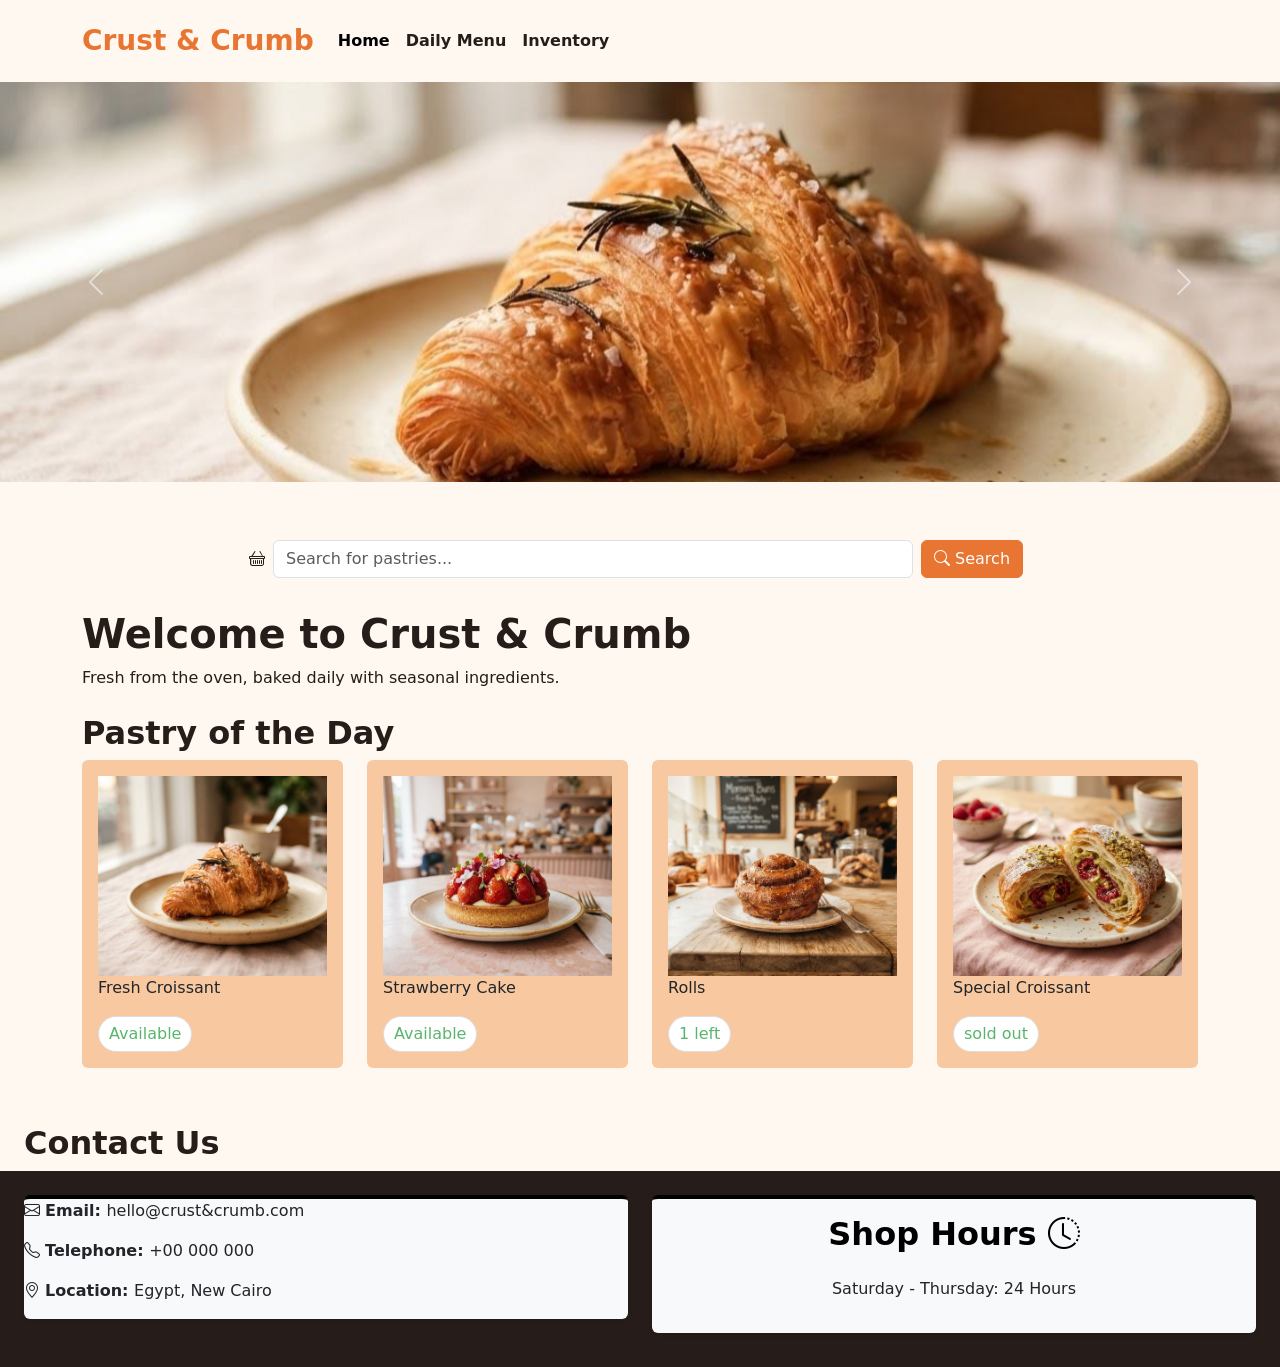
<file: index.html>
<!DOCTYPE html>
<html lang="en">
<head>
  <meta charset="UTF-8">
  <meta name="viewport" content="width=device-width, initial-scale=1.0">
  <title>Homepage - Crust & Crumb</title>
  <link href="https://cdn.jsdelivr.net/npm/bootstrap@5.3.3/dist/css/bootstrap.min.css" rel="stylesheet">
  <link rel="stylesheet" href="https://cdn.jsdelivr.net/npm/bootstrap-icons/font/bootstrap-icons.css">
  <link rel="stylesheet" href="style.css">
</head>
<body>

  <nav class="navbar navbar-expand-lg bg-light"> <!--Navigation bar that collapses into icon-->

    <div class="container">
      <a class="navbar-brand text-#f14d24" href="index.html" id="title">Crust & Crumb</a>

      <button class="navbar-toggler" type="button"
            data-bs-toggle="collapse" data-bs-target="#marketNav"
            aria-controls="marketNav" aria-expanded="false" aria-label="Toggle navigation">

        <span class="navbar-toggler-icon"></span>
      </button>


      <div class="collapse navbar-collapse" id="marketNav">
          <ul class="navbar-nav me-auto">
            <li class="nav-item"><a class="nav-link active" href="index.html">Home</a></li>
            <li class="nav-item"><a class="nav-link" href="catalog.html">Daily Menu</a></li>
            <li class="nav-item"><a class="nav-link" href="checkout form.html">Inventory</a></li>
          </ul>
        </div>
    </div>
  </nav>

  <!--Carousel images-->
  <div id="carouselExampleAutoplaying" class="carousel slide custom-carousel" data-bs-ride="carousel">
  <div class="carousel-inner">

    <div class="carousel-item">
      <img src="assets/bakery-interior.jpg" class="d-block w-100" alt="Fresh Croissant">
    </div>

    <div class="carousel-item active">
      <img src="assets/rosemary-croissant.jpg" class="d-block w-100" alt="Bakery photo 1">
    </div>

    <div class="carousel-item">
      <img src="assets/hero-pastries.jpg" class="d-block w-100" alt="Bakery photo 2">
    </div>

    <div class="carousel-item">
      <img src="assets/strawberry-tart.jpg" class="d-block w-100" alt="Bakery photo 3">
    </div>

    <div class="carousel-item">
      <img src="assets/featured-croissant.jpg" class="d-block w-100" alt="Butter croissants">
    </div>

    <div class="carousel-item">
      <img src="assets/morning-bun.jpg" class="d-block w-100" alt="Lemon tarts">
    </div>

    <div class="carousel-item">
      <img src="assets/featured-croissant.jpg" class="d-block w-100" alt="Our bakers at work">
    </div>

    
  </div>

  <button class="carousel-control-prev" type="button" data-bs-target="#carouselExampleAutoplaying" data-bs-slide="prev">
    <span class="carousel-control-prev-icon" aria-hidden="true"></span>
    <span class="visually-hidden">Previous</span>
  </button>
  <button class="carousel-control-next" type="button" data-bs-target="#carouselExampleAutoplaying" data-bs-slide="next">
    <span class="carousel-control-next-icon" aria-hidden="true"></span>
    <span class="visually-hidden">Next</span>
  </button>
</div>



<!--Search Bar--> 

<div class="text-center" style="margin-top: 50px;">
  <div class="d-flex justify-content-center align-items-center">
    <i class="bi bi-basket me-2"></i>
    <input type="text" class="form-control w-50 " placeholder="Search for pastries..." id="searchInput">
      <button class="btn btn-primary mt-2 m-2"><i class="bi bi-search"></i> Search</button>
  </div>
</div>


  <main class="container my-4"> 
    <div class="mb-4">
      <h1>Welcome to Crust & Crumb</h1>
      <p>Fresh from the oven, baked daily with seasonal ingredients.</p>
    </div>



    <!--Today's Fresh Bakes-->
      <h2 class="mb-2">Pastry of the Day</h2>
      <section class="row mb-5">

        <div class="col-6 col-md-3 col-lg-3">
        <div class="card p-3 mb-2">
            <img src="assets/rosemary-croissant.jpg" height="200" width="200" class="mx-auto0" alt="Fresh Croissant">
            <p>Fresh Croissant</p>
            <div class="success">
            <p class="text-success">Available</p>
            </div>
        </div>
    </div>

        <div class="col-6 col-md-3 col-lg-3">
          <div class="card p-3 mb-2">
            <img src="assets/strawberry-tart.jpg" height="200" width="200" alt="Strawberry Cake">
            <p>Strawberry Cake</p>
            <div class="success">
            <p class="text-success">Available</p>
            </div>
          </div>
        </div>

       <div class="col-6 col-md-3 col-lg-3">
        <div class="card p-3 mb-2">
            <img src="assets/morning-bun.jpg" height="200" width="200" class="mx-auto" alt="rolls">
            <p>Rolls</p>
            <div class="success">
            <p class="text-success">1 left</p>
            </div>
        </div>
    </div>

        <div class="col-6 col-md-3 col-lg-3">
          <div class="card p-3 mb-2">
            <img src="assets/featured-croissant.jpg" height="200" width="200" alt="Special Croissant">
            <p>Special Croissant</p>
            <div class="success">
            <p class="text-success">sold out</p>
            </div>
          </div>
        </div>
        </section>
        </div>

          </main>


      <!--Shop Hours and footer--> 
      
  
    <div class="col-md-6 mx-4">
              <h2>Contact Us</h2>
    </div>

    <div class="container-fluid p-4"id="footer">
      
      <div class="row">

        <div class="col-12 col-md-6 mb-4">
          <div class = "card shadow-sm border-0 border-top border-black border-4 bg-light">
            <p><i class="bi bi-envelope"></i> <b>Email: </b>hello@crust&crumb.com </p>
            <p><i class="bi bi-telephone"></i> <b>Telephone: </b>+00 000 000</p>
            <p><i class="bi bi-geo-alt"></i> <b>Location: </b>Egypt, New Cairo <br></p>
          </div>
        </div>

      <div class ="col-12 col-md-6" id="library-hours">
      <div class="card shadow-sm border-0 border-top border-black border-4 bg-light">
        <div class="card-body">
          <h2 class="card-title text-center text-black mb-4">Shop Hours 
            <i class="bi bi-clock-history"></i>
          </h2>
          <p class="text-center">Saturday - Thursday: 24 Hours</p>
      </div>
      </div>
      </div>
      </div>
        
      </div>
        </div>
    </div>
  <script src="https://cdn.jsdelivr.net/npm/bootstrap@5.3.3/dist/js/bootstrap.bundle.min.js"></script>
</body>
</html>
</file>
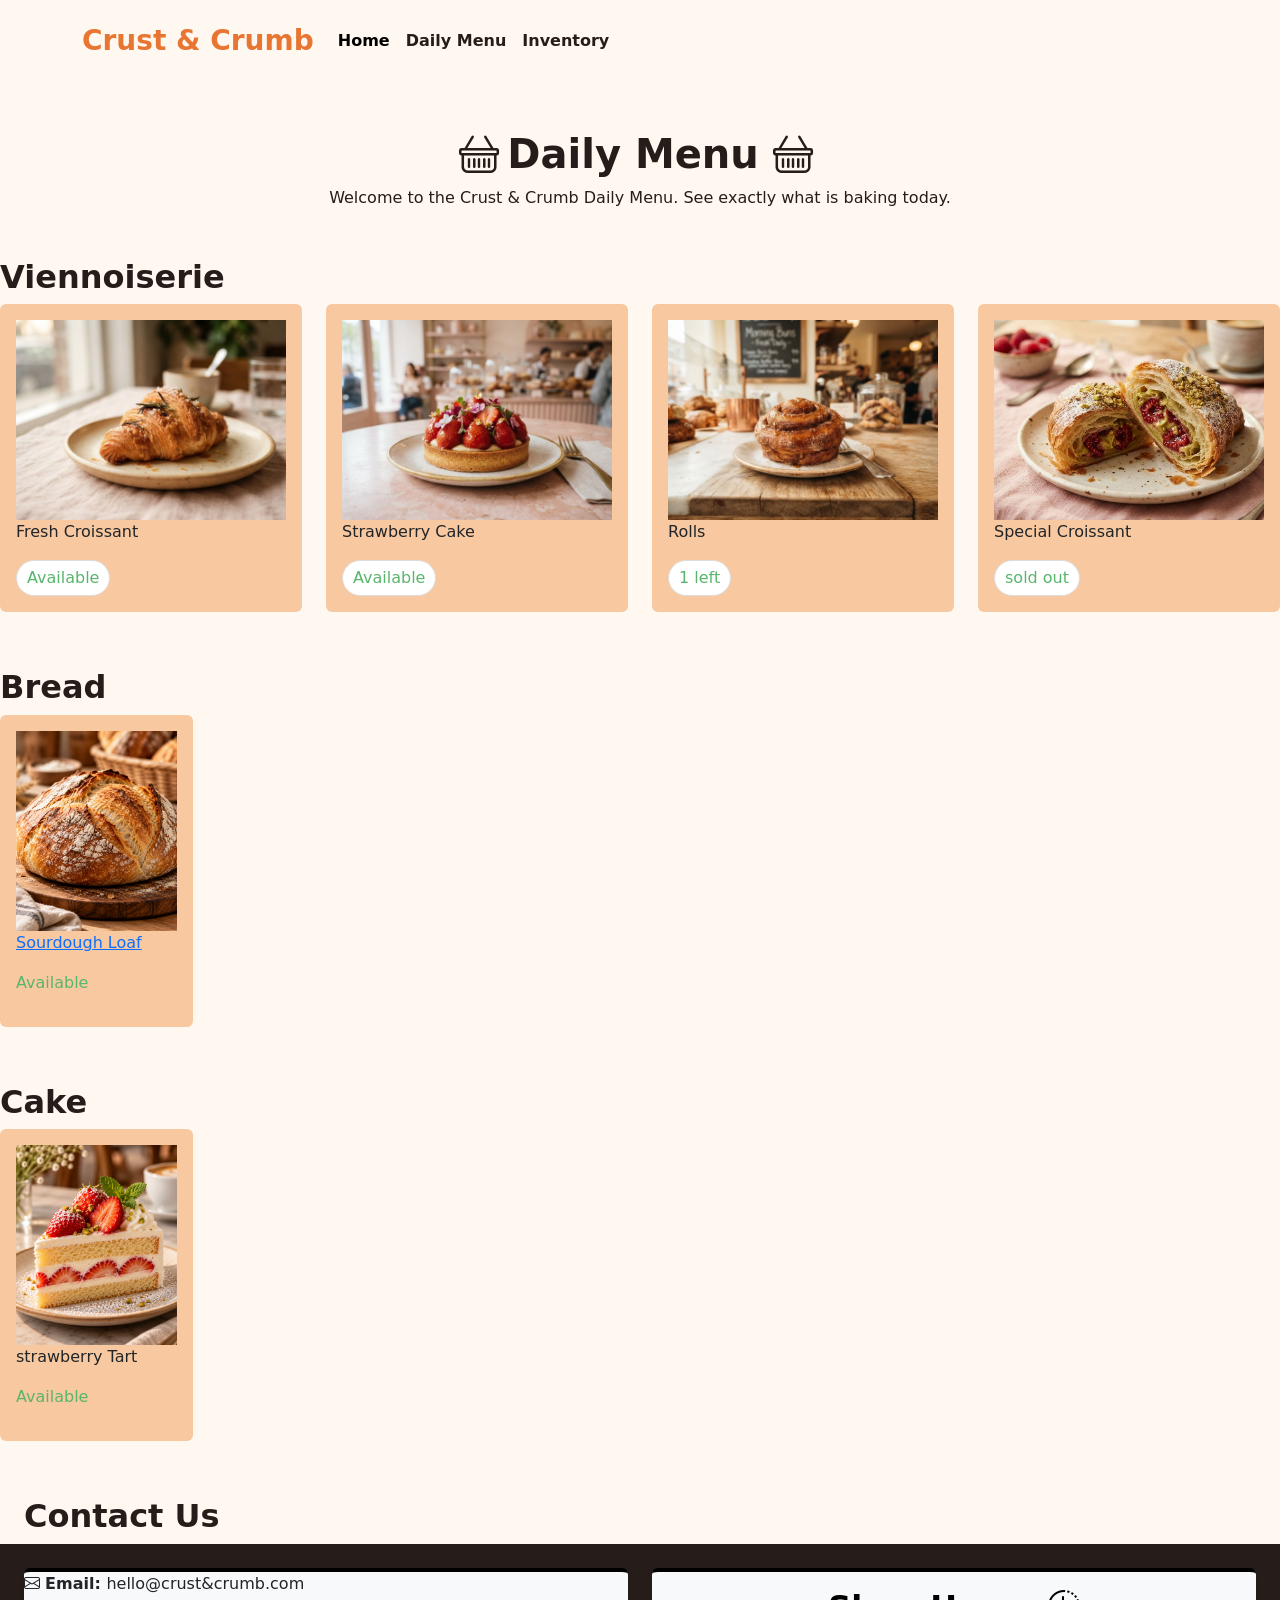
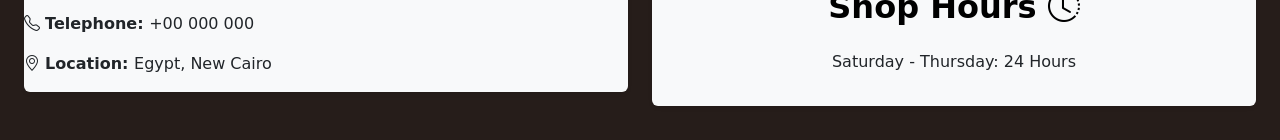
<file: catalog.html>
<!DOCTYPE html>
<html lang="en">
<head>
    <meta charset="UTF-8">
    <meta name="viewport" content="width=device-width, initial-scale=1.0">
    <title>Daily Menu</title>
      <link href="https://cdn.jsdelivr.net/npm/bootstrap@5.3.3/dist/css/bootstrap.min.css" rel="stylesheet">
  <link rel="stylesheet" href="https://cdn.jsdelivr.net/npm/bootstrap-icons/font/bootstrap-icons.css">
  <link rel="stylesheet" href="style.css">

</head>
<body>

    <nav class="navbar navbar-expand-lg bg-light"> <!--Navigation bar that collapses into icon-->

    <div class="container">
      <a class="navbar-brand text-#f14d24" href="index.html" id="title">Crust & Crumb</a>

      <button class="navbar-toggler" type="button"
            data-bs-toggle="collapse" data-bs-target="#marketNav"
            aria-controls="marketNav" aria-expanded="false" aria-label="Toggle navigation">

        <span class="navbar-toggler-icon"></span>
      </button>

      <div class="collapse navbar-collapse" id="marketNav">
          <ul class="navbar-nav me-auto">
            <li class="nav-item"><a class="nav-link active" href="index.html">Home</a></li>
            <li class="nav-item"><a class="nav-link" href="catalog.html">Daily Menu</a></li>
            <li class="nav-item"><a class="nav-link" href="checkout form.html">Inventory</a></li>
          </ul>
        </div>
    </div>
  </nav>






<!-- Title for the menu page -->

<div class="container my-5">

    <h1 class="text-center"><i class="bi bi-basket me-2"></i>Daily Menu <i class="bi bi-basket me-2"></i></h1>

    <p class="text-center">
        Welcome to the Crust & Crumb Daily Menu. See exactly what is baking today.
    </p>
</div>


  




  <!-- Pastry section for Viennoiserie-->

<h2 class="mb-2">Viennoiserie</h2>

<section class="row mb-5">

        <div class="col-6 col-md-3 col-lg-3">
        <div class="card p-3 mb-2">
            <img src="assets/rosemary-croissant.jpg" height="200" width="200" class="mx-auto0" alt="Fresh Croissant">
            <p>Fresh Croissant</p>
            <div class="success">
            <p class="text-success">Available</p>
            </div>
        </div>
    </div>

        <div class="col-6 col-md-3 col-lg-3">
          <div class="card p-3 mb-2">
            <img src="assets/strawberry-tart.jpg" height="200" width="200" alt="Strawberry Cake">
            <p>Strawberry Cake</p>
            <div class="success">
            <p class="text-success">Available</p>
            </div>
          </div>
        </div>

       <div class="col-6 col-md-3 col-lg-3">
        <div class="card p-3 mb-2">
            <img src="assets/morning-bun.jpg" height="200" width="200" class="mx-auto" alt="rolls">
            <p>Rolls</p>
            <div class="success">
            <p class="text-success">1 left</p>
            </div>
        </div>
    </div>

        <div class="col-6 col-md-3 col-lg-3">
          <div class="card p-3 mb-2">
            <img src="assets/featured-croissant.jpg" height="200" width="200" alt="Special Croissant">
            <p>Special Croissant</p>
            <div class="success">
            <p class="text-success">sold out</p>
            </div>
          </div>
        </div>
        </section>
</div>








<!--Pastry section for Bread--->

<h2 class="mb-2">Bread</h2>

<section class="row mb-5">

    <div class="col-6 col-md-3 col-lg-2">
        <div class="card p-3 mb-2">
            <img src="assets/Rustic Sourdough Loaf on Wooden Board.png" height="200" width="200" class="mx-auto">
            <p><a href="detailed-view.html">Sourdough Loaf</a></p>
            <p class="text-success">Available</p>
        </div>
    </div>

</section>
</div>







<!--Pastry section for Cake-->

<h2 class="mb-2">Cake</h2>

<section class="row mb-5">

    <div class="col-6 col-md-3 col-lg-2">
        <div class="card p-3 mb-2">
            <img src="assets/Strawberry Shortcake Café Delight.png" height="200" width="100" class="mx-auto">
            <p>strawberry Tart</p>
            <p class="text-success">Available</p>
        </div>
    </div>

    </section>
    </div>
  </main>







 <!--Shop Hours and footer--> 
      
  
   <div class="col-md-6 mx-4">
              <h2>Contact Us</h2>
    </div>

    <div class="container-fluid p-4"id="footer">
      
      <div class="row">

        <div class="col-12 col-md-6 mb-4">
          <div class = "card shadow-sm border-0 border-top border-black border-4 bg-light">
            <p><i class="bi bi-envelope"></i> <b>Email: </b>hello@crust&crumb.com </p>
            <p><i class="bi bi-telephone"></i> <b>Telephone: </b>+00 000 000</p>
            <p><i class="bi bi-geo-alt"></i> <b>Location: </b>Egypt, New Cairo <br></p>
          </div>
        </div>

      <div class ="col-12 col-md-6" id="library-hours">
      <div class="card shadow-sm border-0 border-top border-black border-4 bg-light">
        <div class="card-body">
          <h2 class="card-title text-center text-black mb-4">Shop Hours 
            <i class="bi bi-clock-history"></i>
          </h2>
          <p class="text-center">Saturday - Thursday: 24 Hours</p>
      </div>
      </div>
      </div>
      </div>
        
      </div>
        </div>
    </div>
  <script src="https://cdn.jsdelivr.net/npm/bootstrap@5.3.3/dist/js/bootstrap.bundle.min.js"></script>
</body>
</html>
</file>
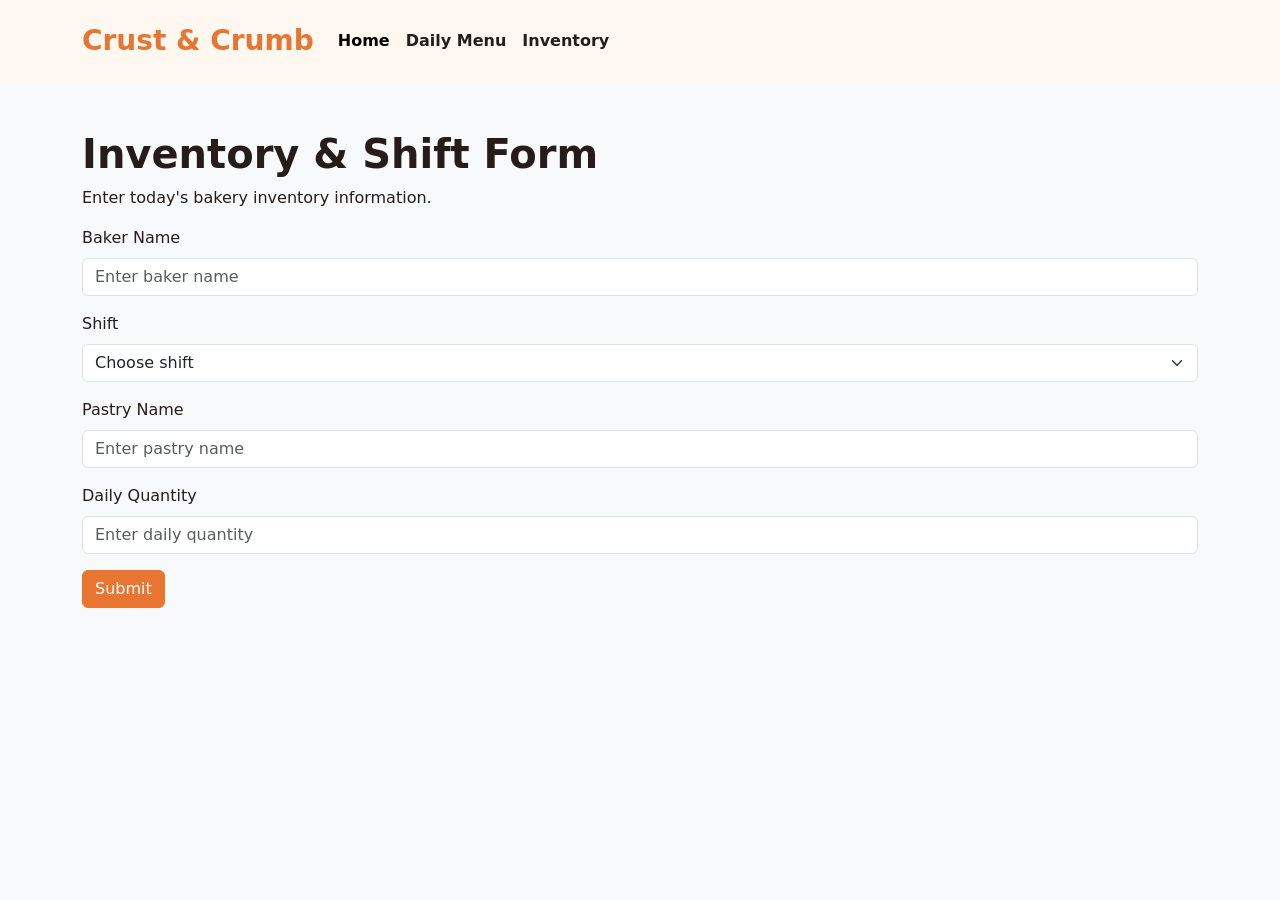
<file: checkout form.html>
<!DOCTYPE html>
<html lang="en">
<head>
    <meta charset="UTF-8">
    <meta name="viewport" content="width=device-width, initial-scale=1.0">
    <title>Inventory & Shift Form</title>
    <link href="https://cdn.jsdelivr.net/npm/bootstrap@5.3.3/dist/css/bootstrap.min.css" rel="stylesheet">
    <link rel="stylesheet" href="https://cdn.jsdelivr.net/npm/bootstrap-icons/font/bootstrap-icons.css">
    <link rel="stylesheet" href="style.css">
    <style>
        body {
            background-color: #f8f9fa;
        }
        .custom-container {
            max-width: 800px;
        }
    </style>
</head>
<body>

     <nav class="navbar navbar-expand-lg bg-light"> <!--Navigation bar that collapses into icon-->

    <div class="container">
      <a class="navbar-brand text-#f14d24" href="index.html" id="title">Crust & Crumb</a>

      <button class="navbar-toggler" type="button"
            data-bs-toggle="collapse" data-bs-target="#marketNav"
            aria-controls="marketNav" aria-expanded="false" aria-label="Toggle navigation">

        <span class="navbar-toggler-icon"></span>
      </button>


      <div class="collapse navbar-collapse" id="marketNav">
          <ul class="navbar-nav me-auto">
            <li class="nav-item"><a class="nav-link active" href="index.html">Home</a></li>
            <li class="nav-item"><a class="nav-link" href="catalog.html">Daily Menu</a></li>
            <li class="nav-item"><a class="nav-link" href="checkout form.html">Inventory</a></li>
          </ul>
        </div>
    </div>
  </nav>
          
<!-- Inventory Form -->

<div class="container mt-5">

  <h1>Inventory & Shift Form</h1>
  <p>Enter today's bakery inventory information.</p>

  <form class="inventory-form">

    <div class="mb-3">
      <label class="form-label">Baker Name</label>
      <input type="text" class="form-control" placeholder="Enter baker name" required>
    </div>
    <!-- Shift -->
    <div class="mb-3">
      <label class="form-label">Shift</label>

      <select class="form-select" required>
        <option value="">Choose shift</option>
        <option>Morning - 4 AM</option>
        <option>Afternoon - 1 PM</option>
      </select>

    </div>
    <div class="mb-3">
      <label class="form-label">Pastry Name</label>
      <input type="text" class="form-control" placeholder="Enter pastry name" required>
    </div>
    <!-- Quantity -->
    <div class="mb-3">
      <label class="form-label">Daily Quantity</label>
      <input type="number" class="form-control" placeholder="Enter daily quantity" required>
    </div>
    <button type="submit" class="btn btn-primary">
      Submit
    </button>

  </form>

</div>
</div>
    <script src="https://cdn.jsdelivr.net/npm/bootstrap@5.3.3/dist/js/bootstrap.bundle.min.js"></script>
    
</body>
</html>
</file>
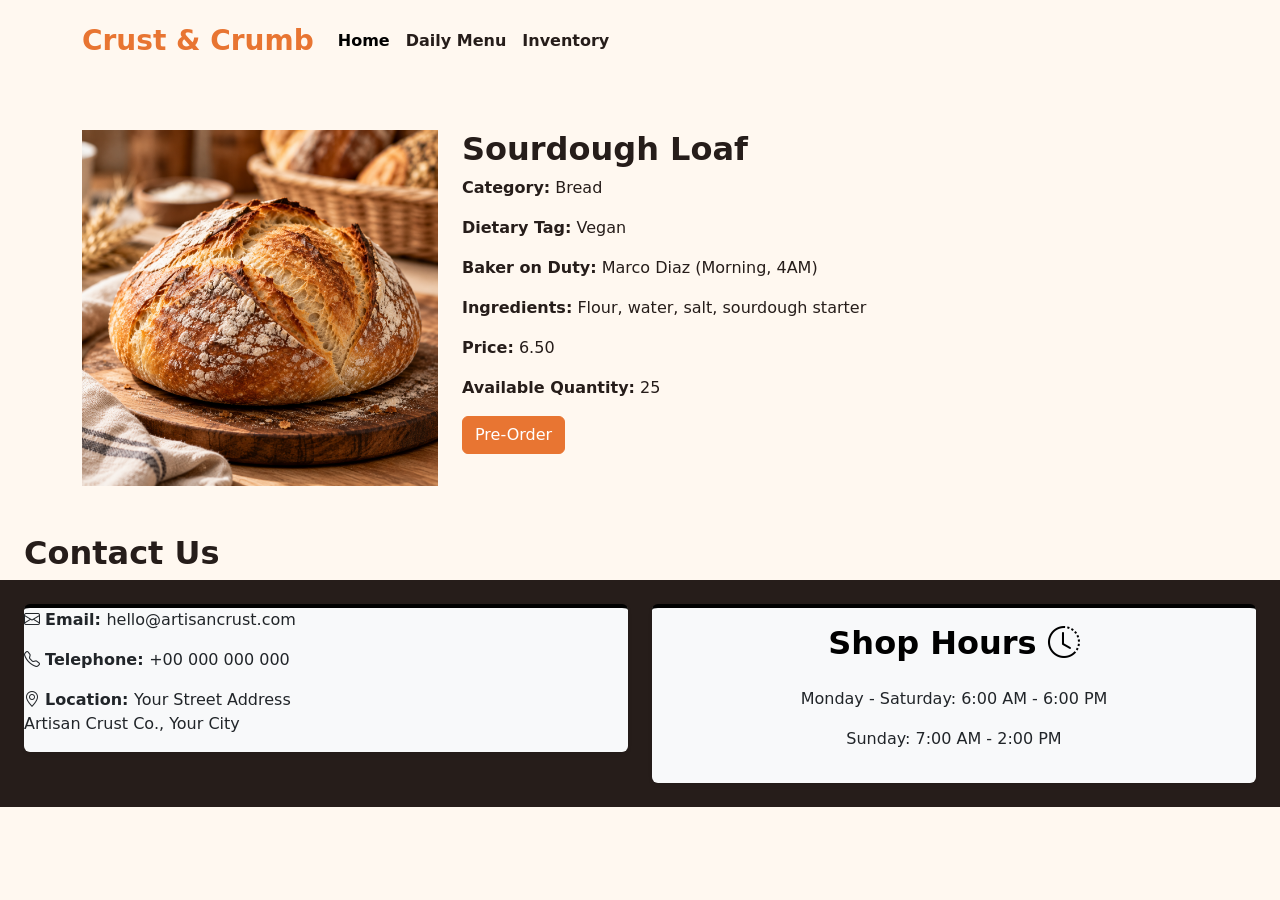
<file: detailed-view.html>
<!DOCTYPE html>
<html lang="en">
<head>
    <meta charset="UTF-8">
    <meta name="viewport" content="width=device-width, initial-scale=1.0">
    <title>Detailed View (pastry)</title>
      <link href="https://cdn.jsdelivr.net/npm/bootstrap@5.3.3/dist/css/bootstrap.min.css" rel="stylesheet">
  <link rel="stylesheet" href="https://cdn.jsdelivr.net/npm/bootstrap-icons/font/bootstrap-icons.css">
  <link rel="stylesheet" href="style.css">

</head>
<body>



     <nav class="navbar navbar-expand-lg bg-light"> <!--Navigation bar that collapses into icon-->

    <div class="container">
      <a class="navbar-brand text-#f14d24" href="index.html" id="title">Crust & Crumb</a>

      <button class="navbar-toggler" type="button"
            data-bs-toggle="collapse" data-bs-target="#marketNav"
            aria-controls="marketNav" aria-expanded="false" aria-label="Toggle navigation">

        <span class="navbar-toggler-icon"></span>
      </button>


      <div class="collapse navbar-collapse" id="marketNav">
          <ul class="navbar-nav me-auto">
            <li class="nav-item"><a class="nav-link active" href="index.html">Home</a></li>
            <li class="nav-item"><a class="nav-link" href="catalog.html">Daily Menu</a></li>
            <li class="nav-item"><a class="nav-link" href="checkout form.html">Inventory</a></li>
          </ul>
        </div>
    </div>
  </nav>
  <!--Pastry Details-->

  <div class="container my-5">
    <div class="row">
      <div class="col-md-4">
        <img src="assets/Rustic Sourdough Loaf on Wooden Board.png" alt="Pastry Photo" class="img-fluid">
      </div>
      <div class="col-md-8">
        <h2>Sourdough Loaf</h2>
        <p><strong>Category:</strong> Bread</p>
        <p><strong>Dietary Tag:</strong> Vegan</p>
        <p><strong>Baker on Duty:</strong> Marco Diaz (Morning, 4AM)</p>
         <p><strong>Ingredients:</strong> Flour, water, salt, sourdough starter</p>
        <p><strong>Price:</strong> 6.50</p>
        <p><strong>Available Quantity:</strong> 25</p>
        <a href="checkout form.html" class="btn btn-primary">Pre-Order</a>
      </div>
    </div>
  </div>






    
 <!--Shop Hours and footer--> 
      
  
    <div class="col-md-6 mx-4">
              <h2>Contact Us</h2>
    </div>

    <div class="container-fluid p-4"id="footer">
      
      <div class="row">

        <div class="col-12 col-md-6 mb-4">
          <div class = "card shadow-sm border-0 border-top border-black border-4 bg-light">
            <p><i class="bi bi-envelope"></i> <b>Email: </b>hello@artisancrust.com </p>
            <p><i class="bi bi-telephone"></i> <b>Telephone: </b>+00 000 000 000 </p>
            <p><i class="bi bi-geo-alt"></i> <b>Location: </b>Your Street Address <br> Artisan Crust Co., Your City</p>
          </div>
        </div>

      <div class ="col-12 col-md-6" id="library-hours">
      <div class="card shadow-sm border-0 border-top border-black border-4 bg-light">
        <div class="card-body">
          <h2 class="card-title text-center text-black mb-4">Shop Hours 
            <i class="bi bi-clock-history"></i>
          </h2>
          <p class="text-center">Monday - Saturday: 6:00 AM - 6:00 PM</p>
          <p class="text-center">Sunday: 7:00 AM - 2:00 PM</p>
      </div>
      </div>
      </div>
      </div>
        
      </div>
        </div>
    </div>
    
      <script src="https://cdn.jsdelivr.net/npm/bootstrap@5.3.3/dist/js/bootstrap.bundle.min.js"></script>
</body>
</html>
</file>
<file: style.css>
:root {
  --cream: #fff8f0;
  --pink: #f8c79ef5;
  --orange: #e87532;
  --brown: #261d1a;
  --green: #59b56b;
  --white: #ffffff;
}

body {
  background-color: var(--cream);
  color: var(--brown);
}

.navbar {
  background-color: var(--cream) !important;
  padding: 15px;
}

.navbar-brand {
  color: var(--orange);
  font-size: 28px;
  font-weight: bold;
}

.nav-link {
  color: var(--brown);
  font-weight: bold;
}

.nav-link:hover {
  color: var(--orange);
}

.custom-carousel img {
  height: 400px;
  object-fit: cover;
}

h1, h2 {
  color: var(--brown);
  font-weight: bold;
}

.btn-primary {
  background-color: var(--orange);
  border-color: var(--orange);
}

.card {
  background-color: var(--pink);
  border: none;
}
.success {
    background-color: white;
    border: 1px solid #ddd;
    border-radius: 20px;
    padding: 5px 10px;
    width: fit-content;
    color: var(--green);
}

.success p {
    margin: 0;
}

.card img {
  width: 100%;
  object-fit: cover;
}

.text-success {
  color: var(--green) !important;
}

#footer {
  background-color: var(--brown);
}
</file>
